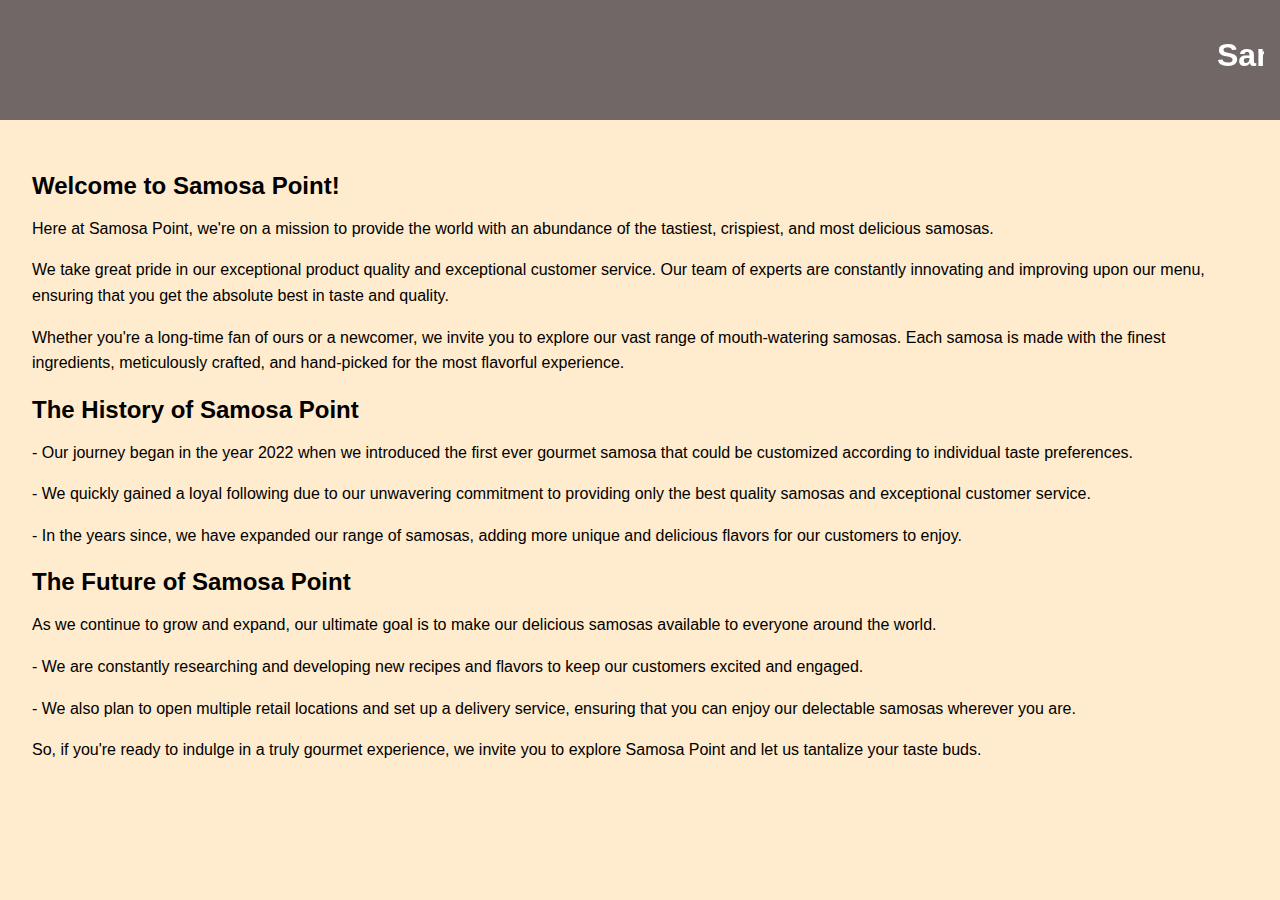
<file: aboutus.html>
<!DOCTYPE html>
<html lang="en">
<head>
 <meta charset="UTF-8">
 <meta name="viewport" content="width=device-width, initial-scale=1.0">
 <title>About Us</title>
 <style>
    body {
      font-family: Arial, sans-serif;
      background-color: blanchedalmond;
      margin: 0;
      padding: 0;
    }

    .header {
      background-color: #726767;
      color: white;
      text-align: center;
      padding: 1rem;
    }

    .container {
      padding: 2rem;
    }

    h2 {
      font-size: 24px;
      margin-bottom: 1rem;
    }

    p {
      line-height: 1.6;
      margin-bottom: 1rem;
    }
 </style>
</head>
<body>
 <div class="header">
    <h1><b><marquee>Samosa Point</marquee></b></h1>
 </div>

 <div class="container">
    <h2>Welcome to Samosa Point!</h2>
    <p>Here at Samosa Point, we're on a mission to provide the world with an abundance of the tastiest, crispiest, and most delicious samosas.</p>
    <p>We take great pride in our exceptional product quality and exceptional customer service. Our team of experts are constantly innovating and improving upon our menu, ensuring that you get the absolute best in taste and quality.</p>
    <p>Whether you're a long-time fan of ours or a newcomer, we invite you to explore our vast range of mouth-watering samosas. Each samosa is made with the finest ingredients, meticulously crafted, and hand-picked for the most flavorful experience.</p>

    <h2>The History of Samosa Point</h2>
    <p>- Our journey began in the year 2022 when we introduced the first ever gourmet samosa that could be customized according to individual taste preferences.</p>
    <p>- We quickly gained a loyal following due to our unwavering commitment to providing only the best quality samosas and exceptional customer service.</p>
    <p>- In the years since, we have expanded our range of samosas, adding more unique and delicious flavors for our customers to enjoy.</p>

    <h2>The Future of Samosa Point</h2>
    <p>As we continue to grow and expand, our ultimate goal is to make our delicious samosas available to everyone around the world.</p>
    <p>- We are constantly researching and developing new recipes and flavors to keep our customers excited and engaged.</p>
    <p>- We also plan to open multiple retail locations and set up a delivery service, ensuring that you can enjoy our delectable samosas wherever you are.</p>
    <p>So, if you're ready to indulge in a truly gourmet experience, we invite you to explore Samosa Point and let us tantalize your taste buds.</p>
 </div>
</body>
</html>
</file>
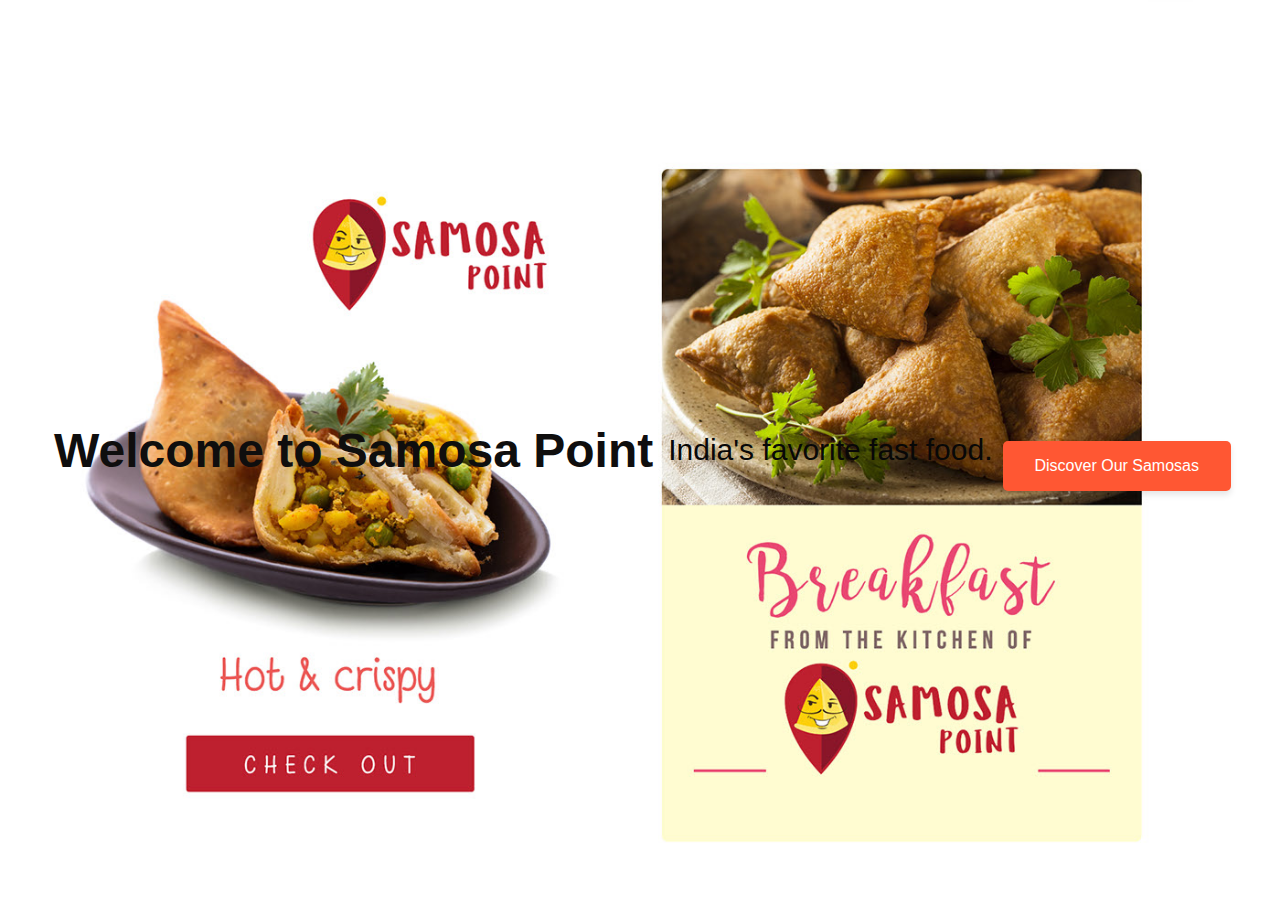
<file: home.html>
<!DOCTYPE html>
<html lang="en">
<head>
 <meta charset="UTF-8">
 <meta name="viewport" content="width=device-width, initial-scale=1.0">
 <title>Samosa Point</title>
 <style>
    body {
      font-family: Arial, sans-serif;
      margin: 0;
      padding: 0;
    }

    .header {
      background-image: url('img/s.jpg');
      background-size: cover;
      background-position: center;
      height: 100vh;
      display: flex;
      align-items: center;
      justify-content: center;
    }
    
    .header h1 {
      color: rgb(15, 14, 14);
      font-size: 48px;
      text-align: center;
      margin:5px;
    }

    .header p {
      color: rgb(8, 8, 8);
      font-size: 30px;
      text-align: center;
      margin-top: 1rem;
      margin:10px;
    }

    .btn {
      display: inline-block;
      background-color: #FF5733;
      color: white;
      text-align: center;
      padding: 1rem 2rem;
      margin-top: 2rem;
      text-decoration: none;
      border-radius: 5px;
      box-shadow: 0 4px 6px rgba(0, 0, 0, 0.1);
    }

    .btn:hover {
      background-color: #FF3D00;
    }
 </style>
</head>
<body>
 <div class="header">
    <h1>Welcome to Samosa Point</h1>
    <p>India's favorite fast food.</p>
    <a href="samosa.html" class="btn">Discover Our Samosas</a>
 </div>
</body>
</html>
</file>
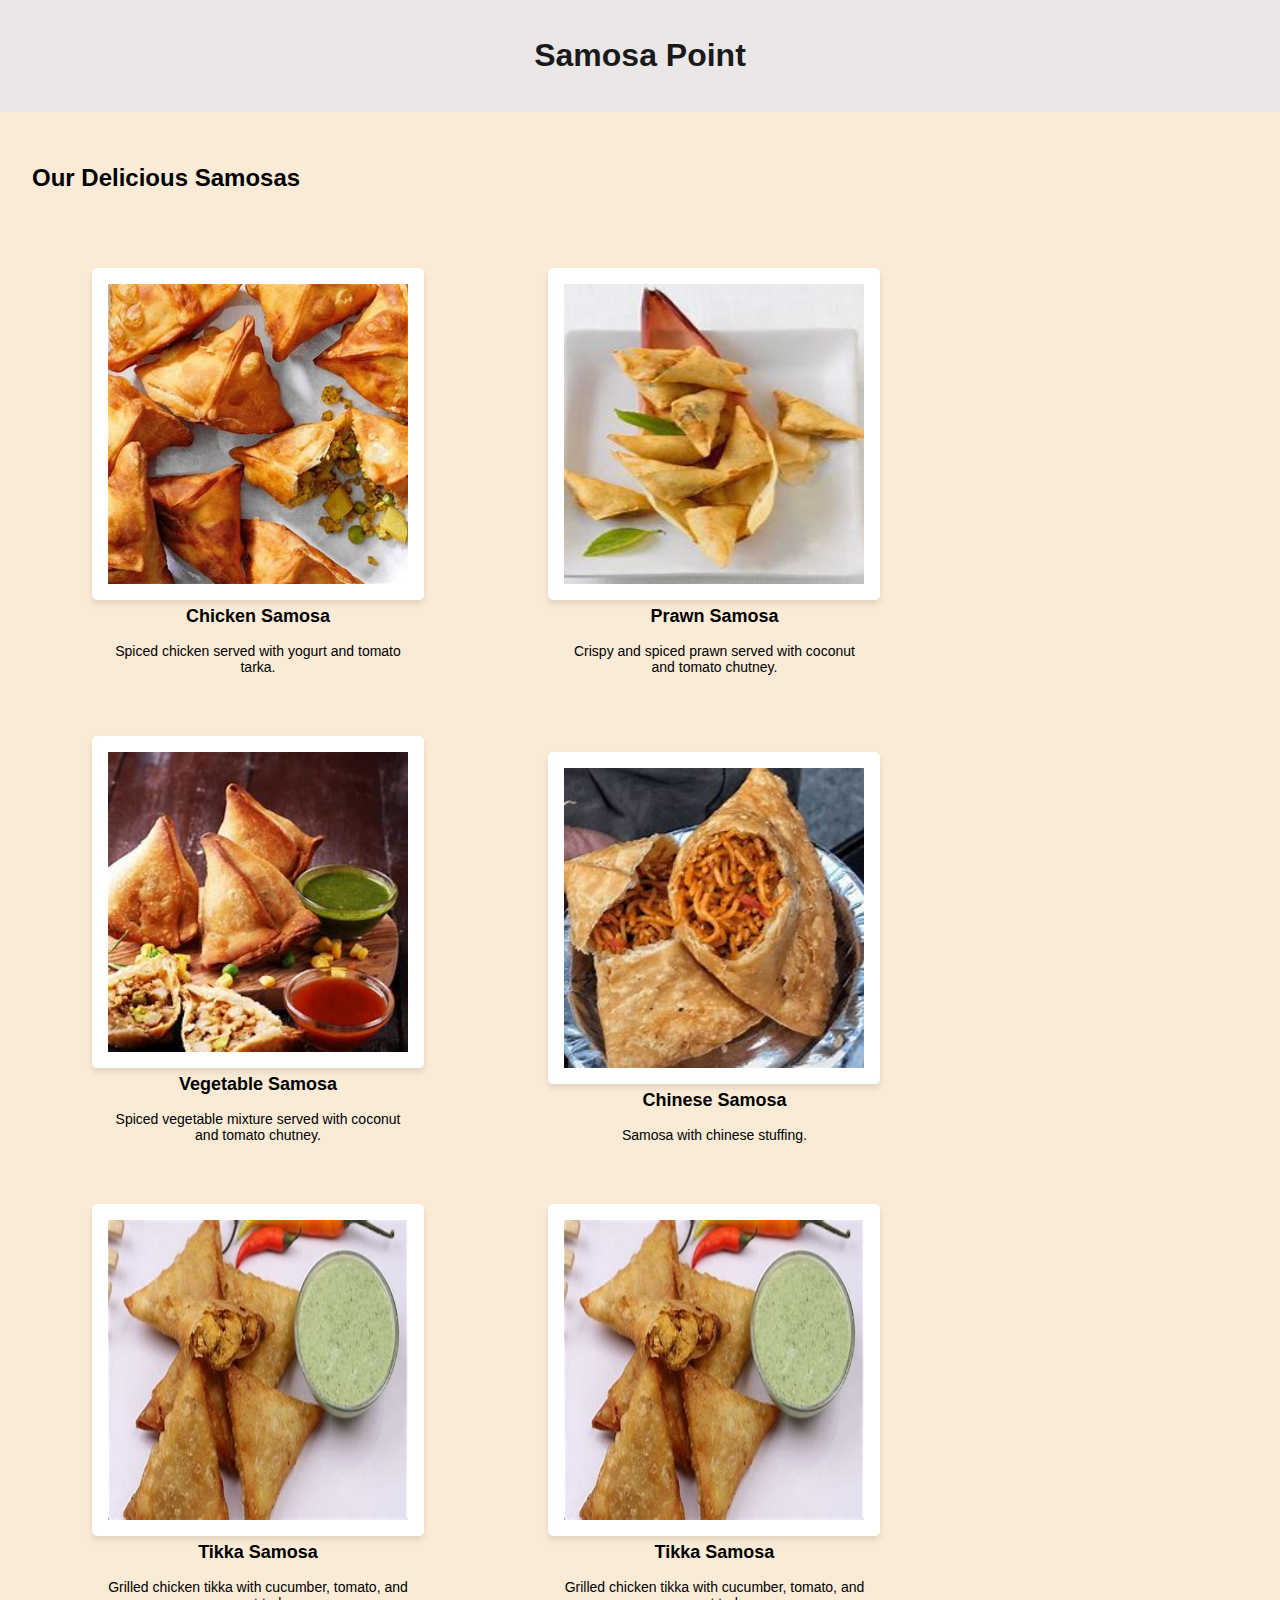
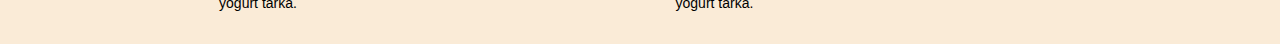
<file: samosa.html>
<!DOCTYPE html>
<html lang="en">
<head>
 <meta charset="UTF-8">
 <meta name="viewport" content="width=device-width, initial-scale=1.0">
 <title>Samosa Point</title>
 <style>
    body {
      font-family: Arial, sans-serif;
      margin: 0;
      padding: 0;
      background-color: antiquewhite;
    }

    .header {
      background-color: #ebe7e7;
      color: rgb(26, 26, 26);
      text-align: center;
      padding: 1rem;
    }

    .container {
      padding: 2rem;
      height:50%;
    }

    h2 {
      font-size: 24px;
      margin-bottom: 1rem;
    }

    .samosa-box {
      display: inline-block;
      background-color: #FFFFFF;
      color: black;
      text-align: center;
      padding: 1rem;
      margin: 60px;
      height: 300px;
      width: 300px;
      border-radius: 5px;
      box-shadow: 0 4px 6px rgba(0, 0, 0, 0.1);
      
    }

    .samosa-box img {
      width: 100%;
      height: 100%;
    }

    .samosa-box h3 {
      font-size: 18px;
      margin-bottom: 1rem;
    }

    .samosa-box p {
      font-size: 14px;
      margin-bottom: 1rem;
    }
 </style>
</head>
<body>
 <div class="header">
    <h1>Samosa Point</h1>
 </div>

 <div class="container">
    <h2>Our Delicious Samosas</h2>

    <div class="samosa-box">
      <img src="img/chicken.jpg" alt="Chicken Samosa">
      <h3>Chicken Samosa</h3>
      <p>Spiced chicken served with yogurt and tomato tarka.</p>
    </div>

    <div class="samosa-box">
      <img src="img/prawn.jpg" alt="Prawn Samosa">
      <h3>Prawn Samosa</h3>
      <p>Crispy and spiced prawn served with coconut and tomato chutney.</p>
    </div>

    <div class="samosa-box">
      <img src="img/vege.jpg" alt="Vegetable Samosa">
      <h3>Vegetable Samosa</h3>
      <p>Spiced vegetable mixture served with coconut and tomato chutney.</p>
    </div>

    <div class="samosa-box">
      <img src="img/chinese.jpg" alt="Chinese Samosa">
      <h3>Chinese Samosa</h3>
      <p>Samosa with chinese stuffing.</p>
    </div>

    <div class="samosa-box">
      <img src="img/tikka.jpg" alt="Tikka Samosa">
      <h3>Tikka Samosa</h3>
      <p>Grilled chicken tikka with cucumber, tomato, and yogurt tarka.</p>
    </div>

    <div class="samosa-box">
        <img src="img/tikka.jpg" alt="Tikka Samosa">
        <h3>Tikka Samosa</h3>
        <p>Grilled chicken tikka with cucumber, tomato, and yogurt tarka.</p>
      </div>
 </div>
</body>
</html>
</file>
